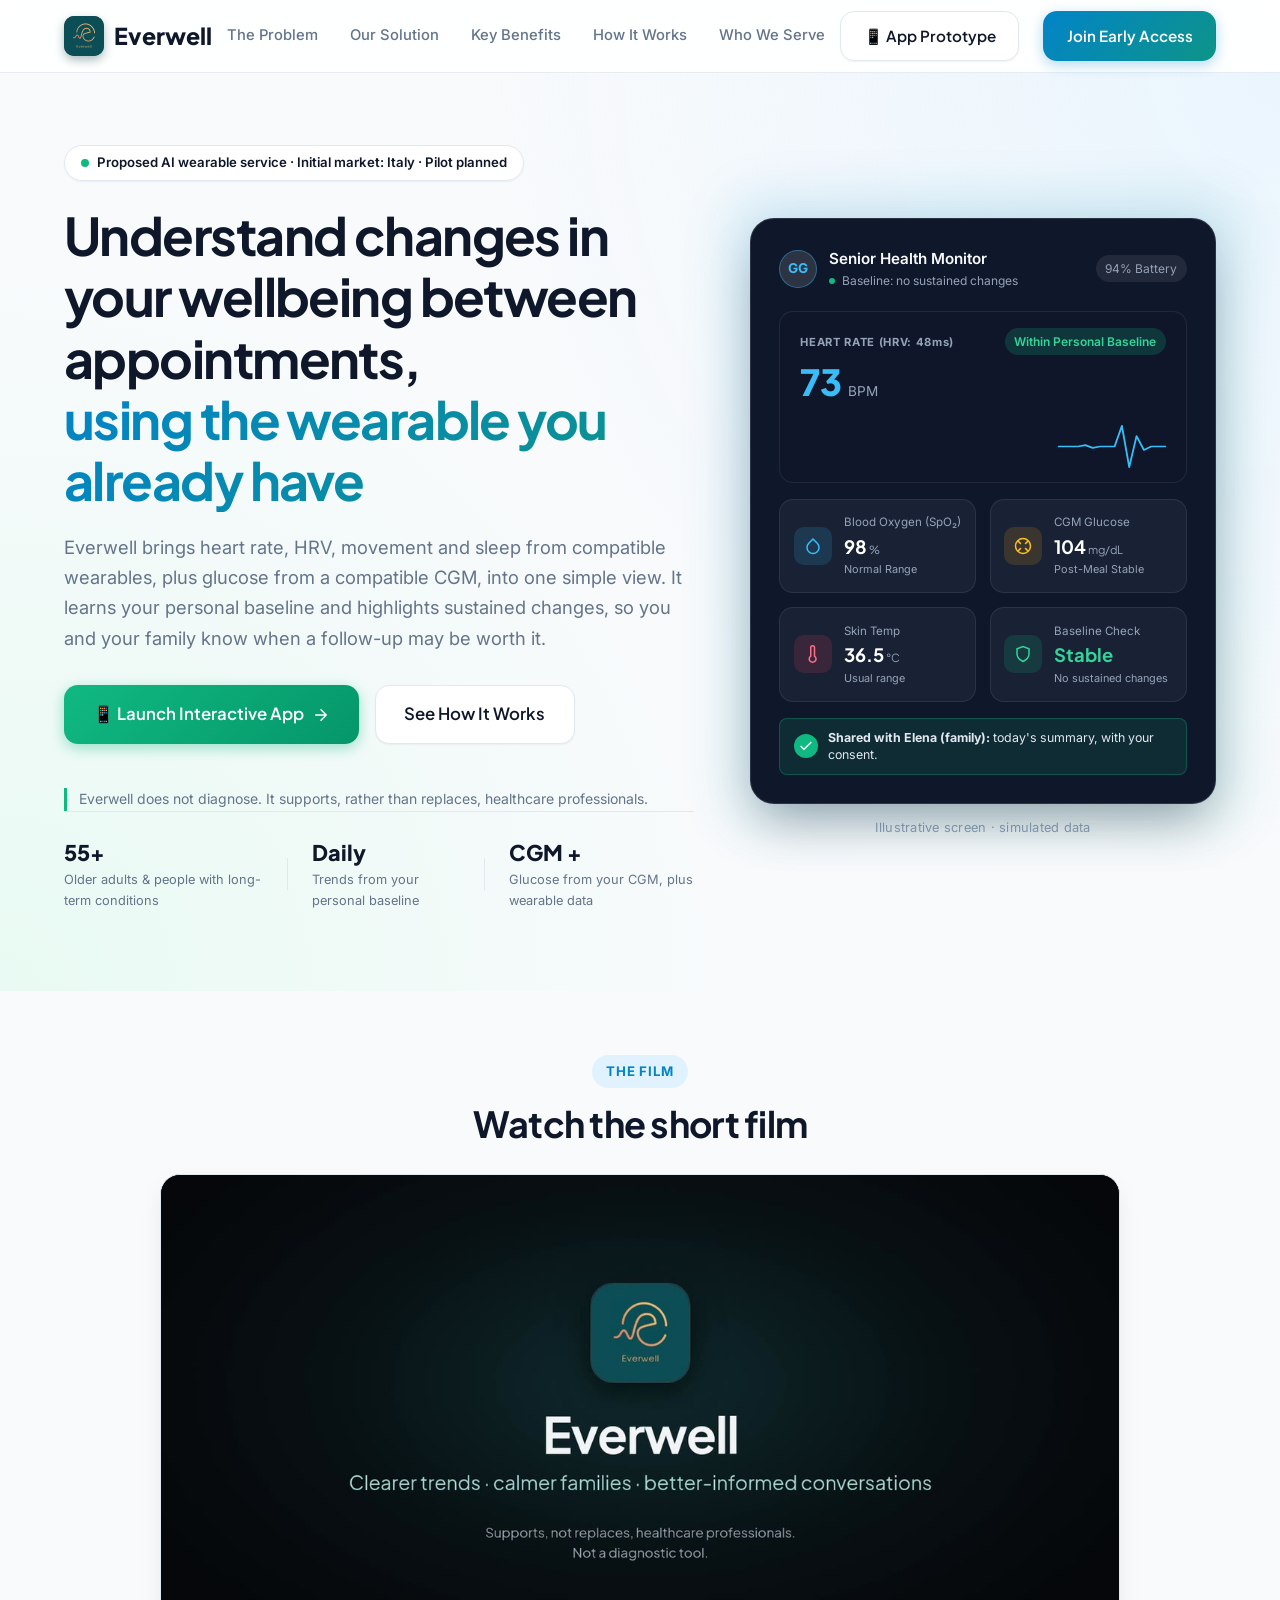
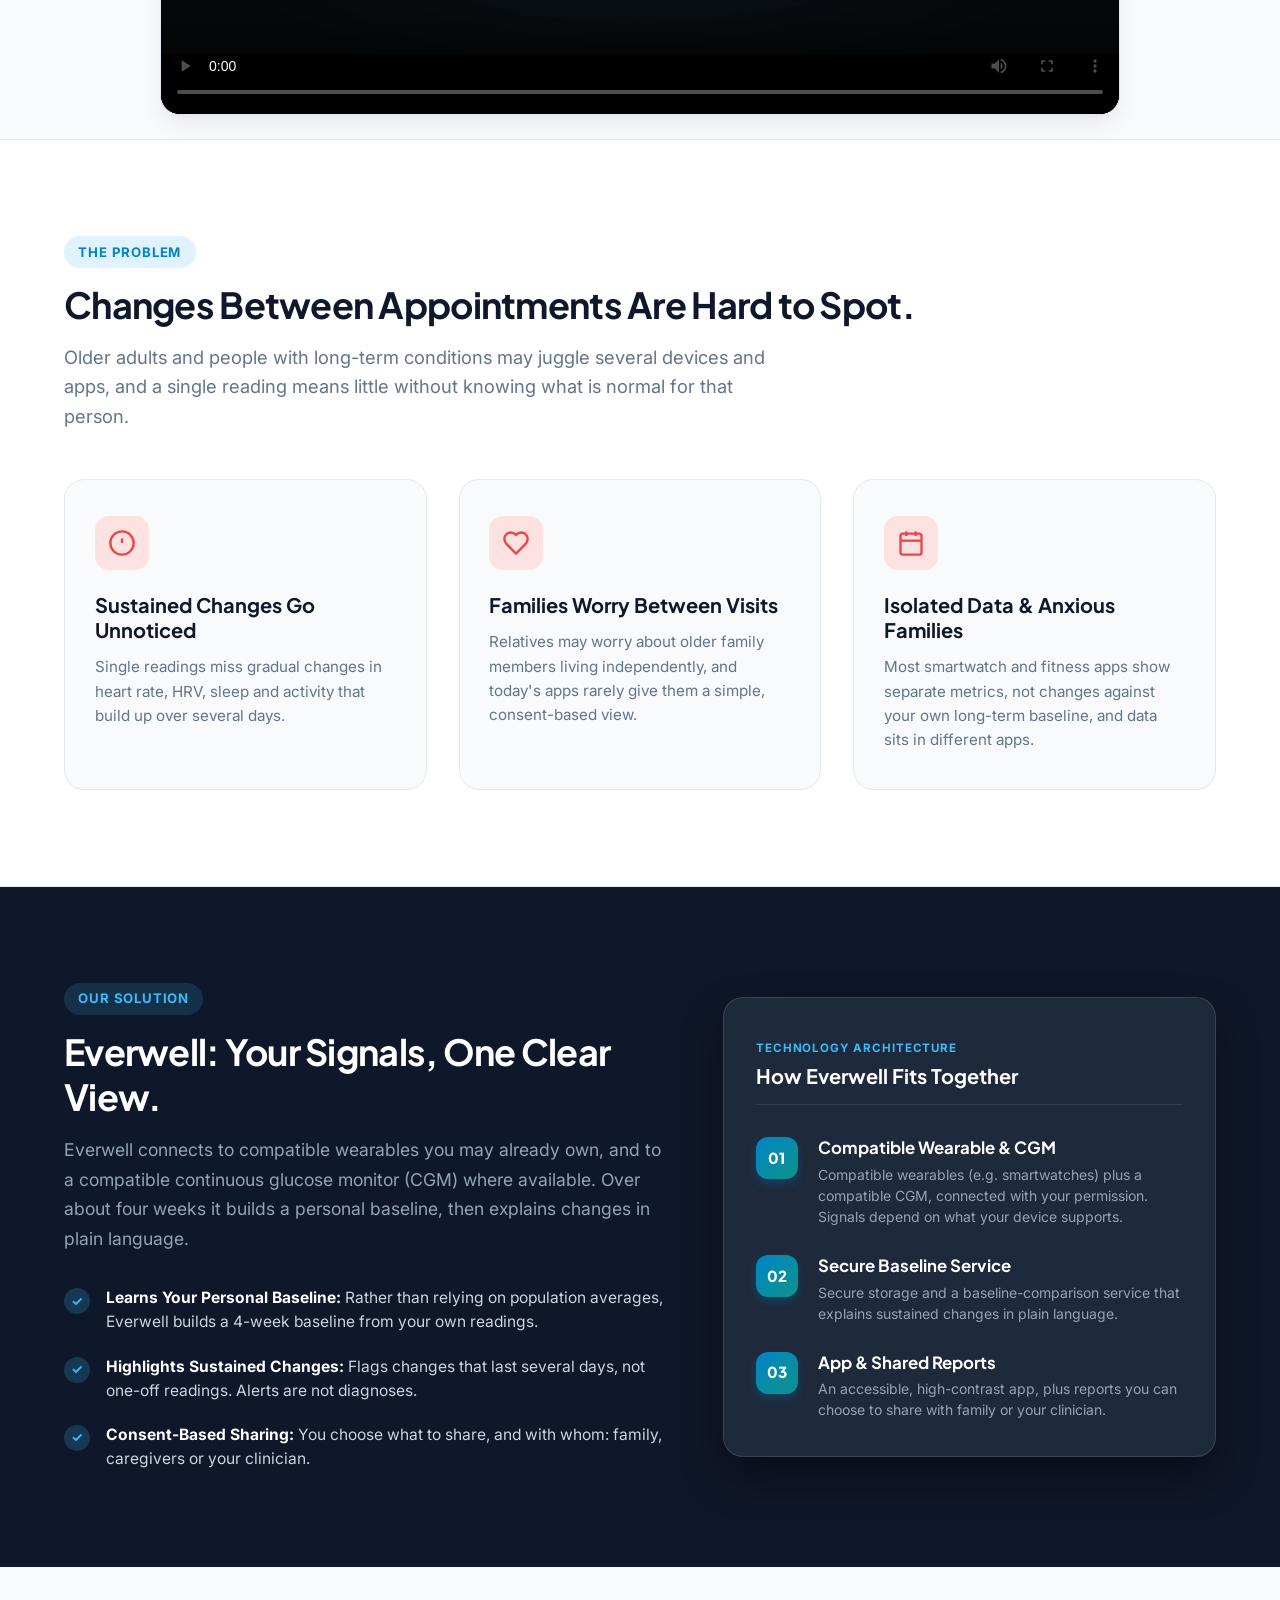
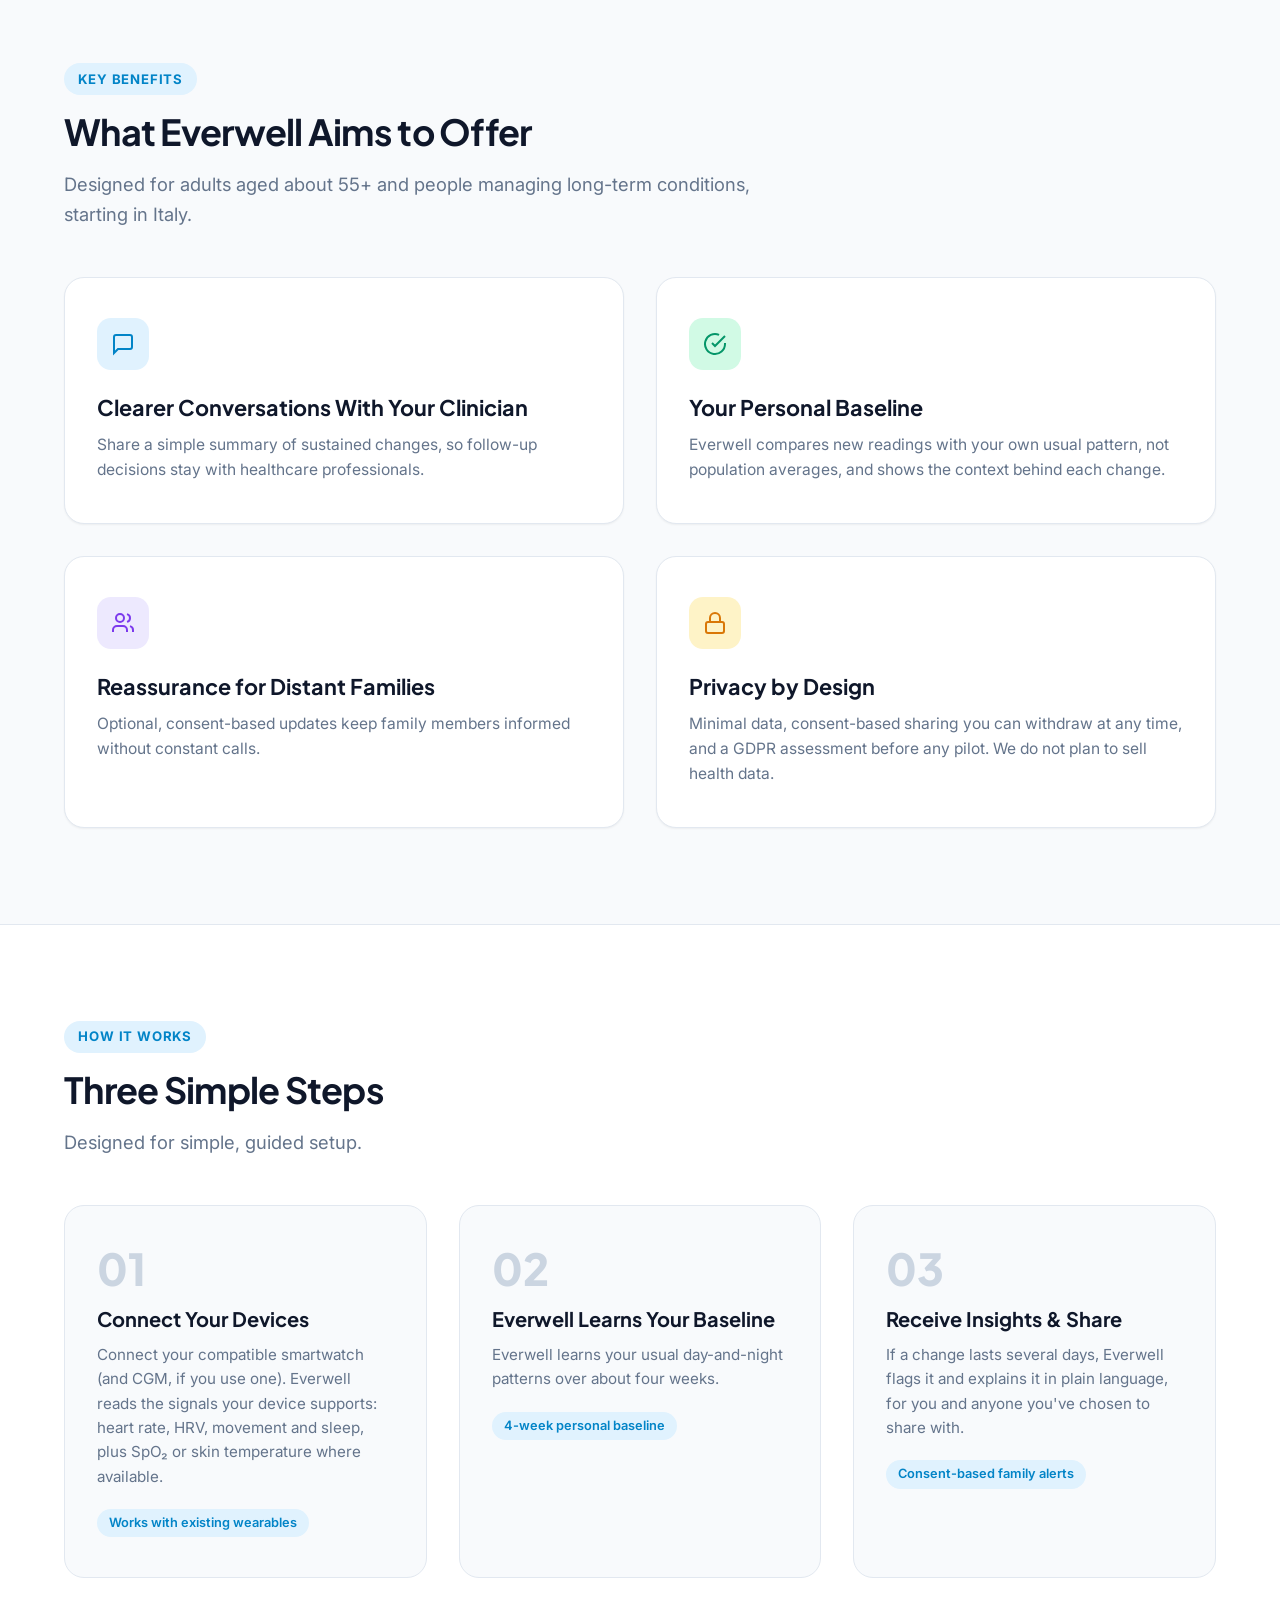
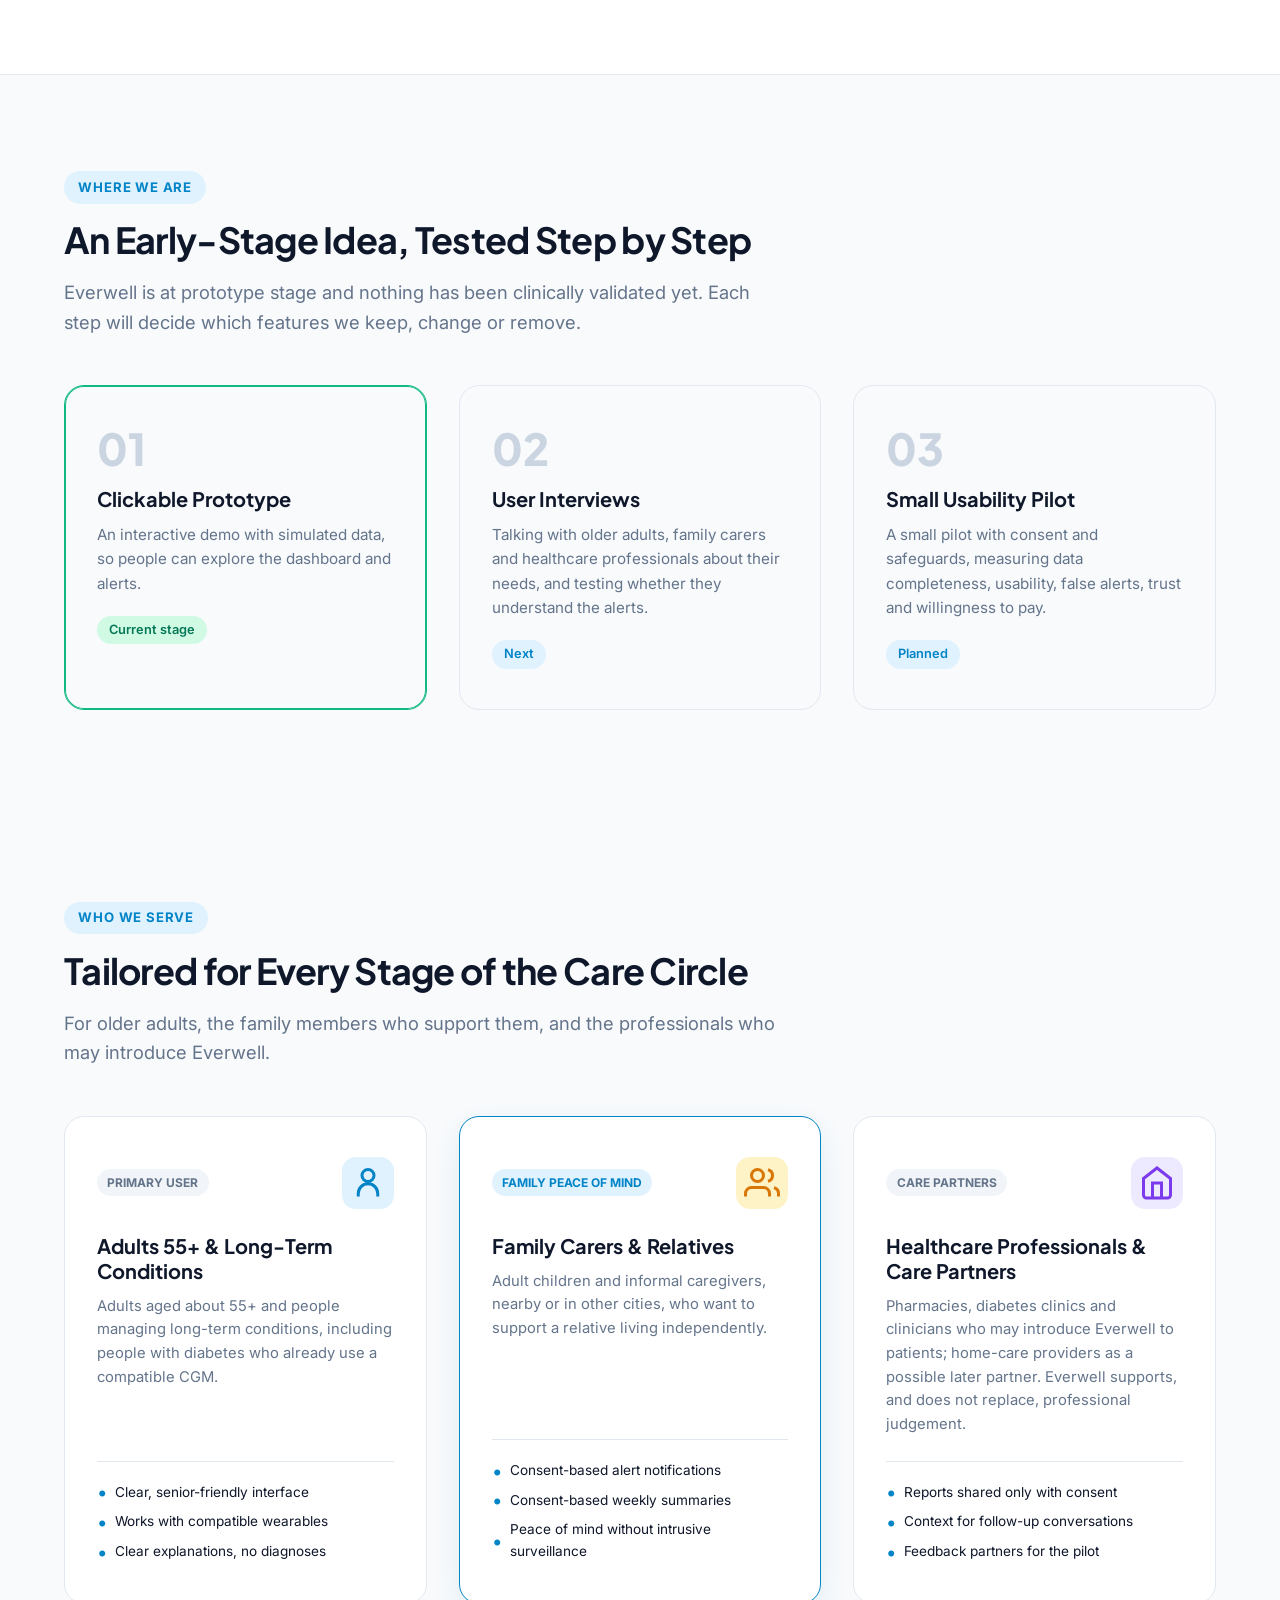
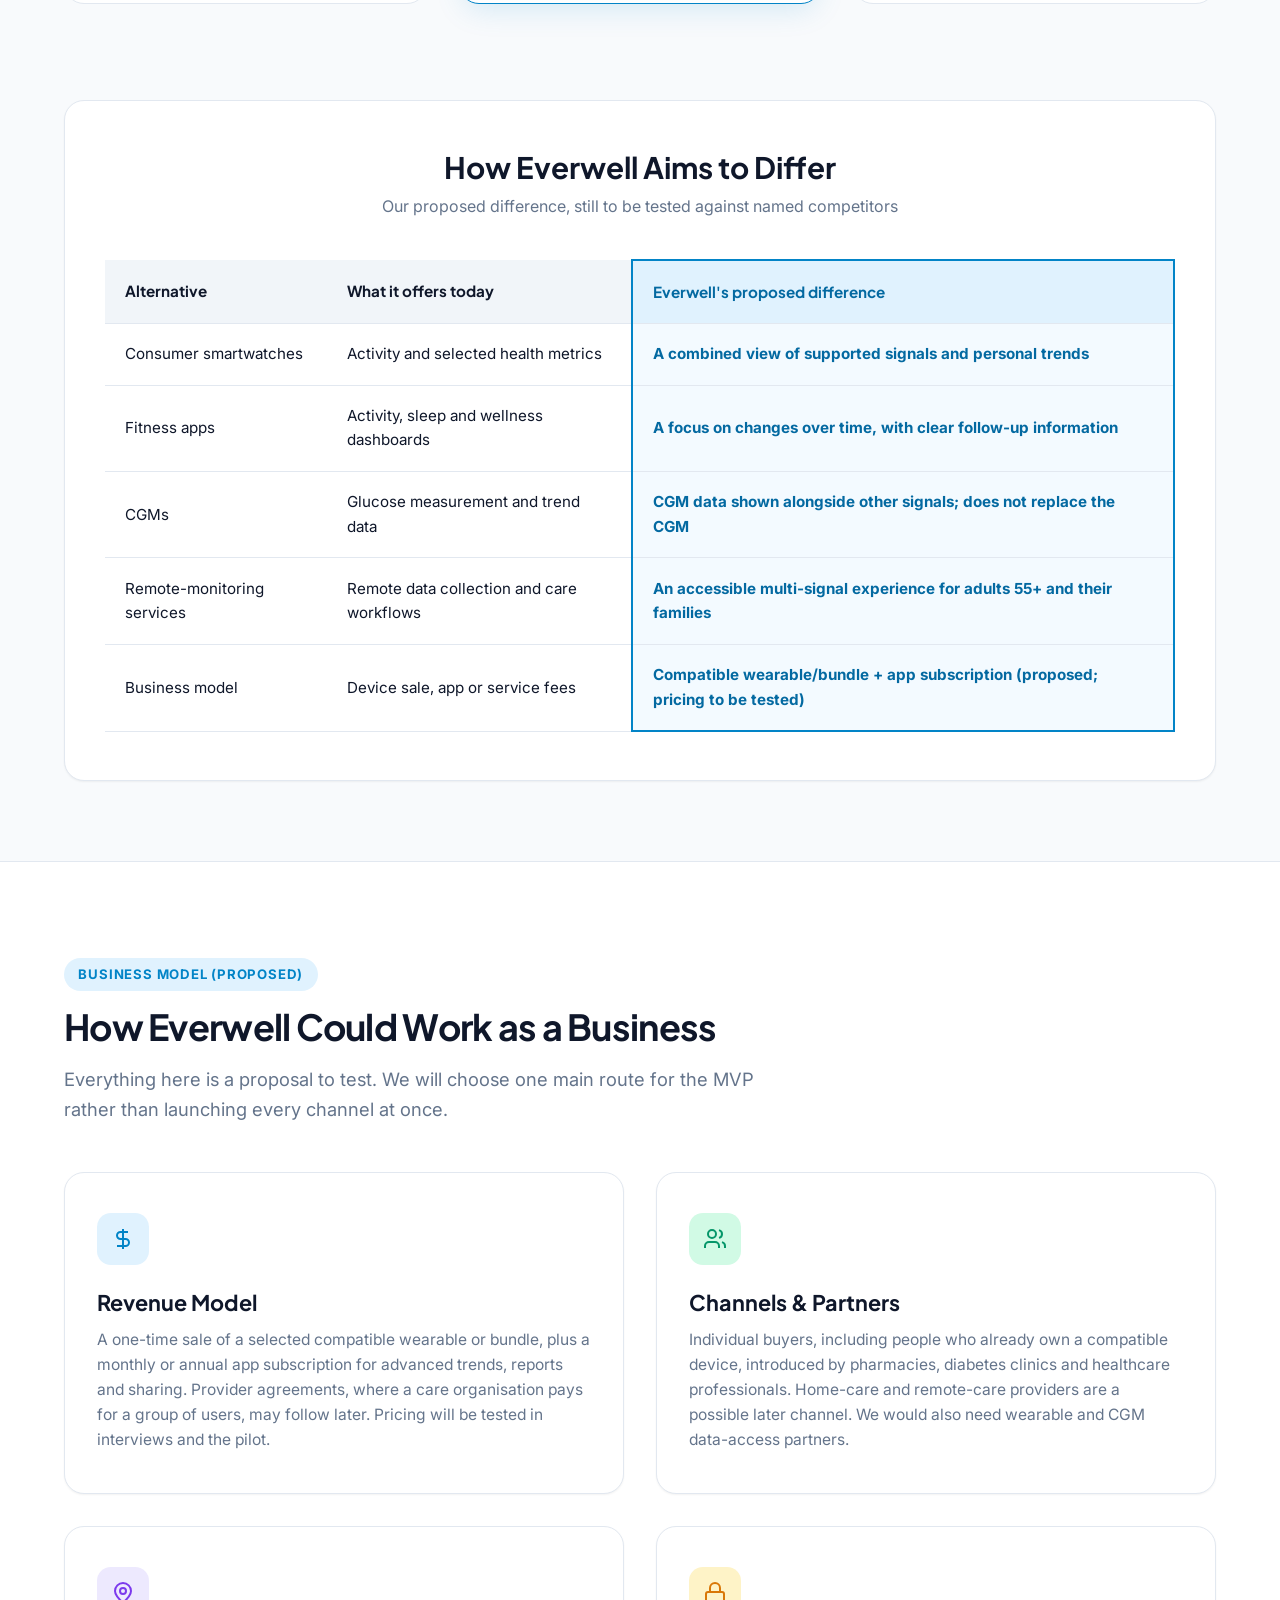
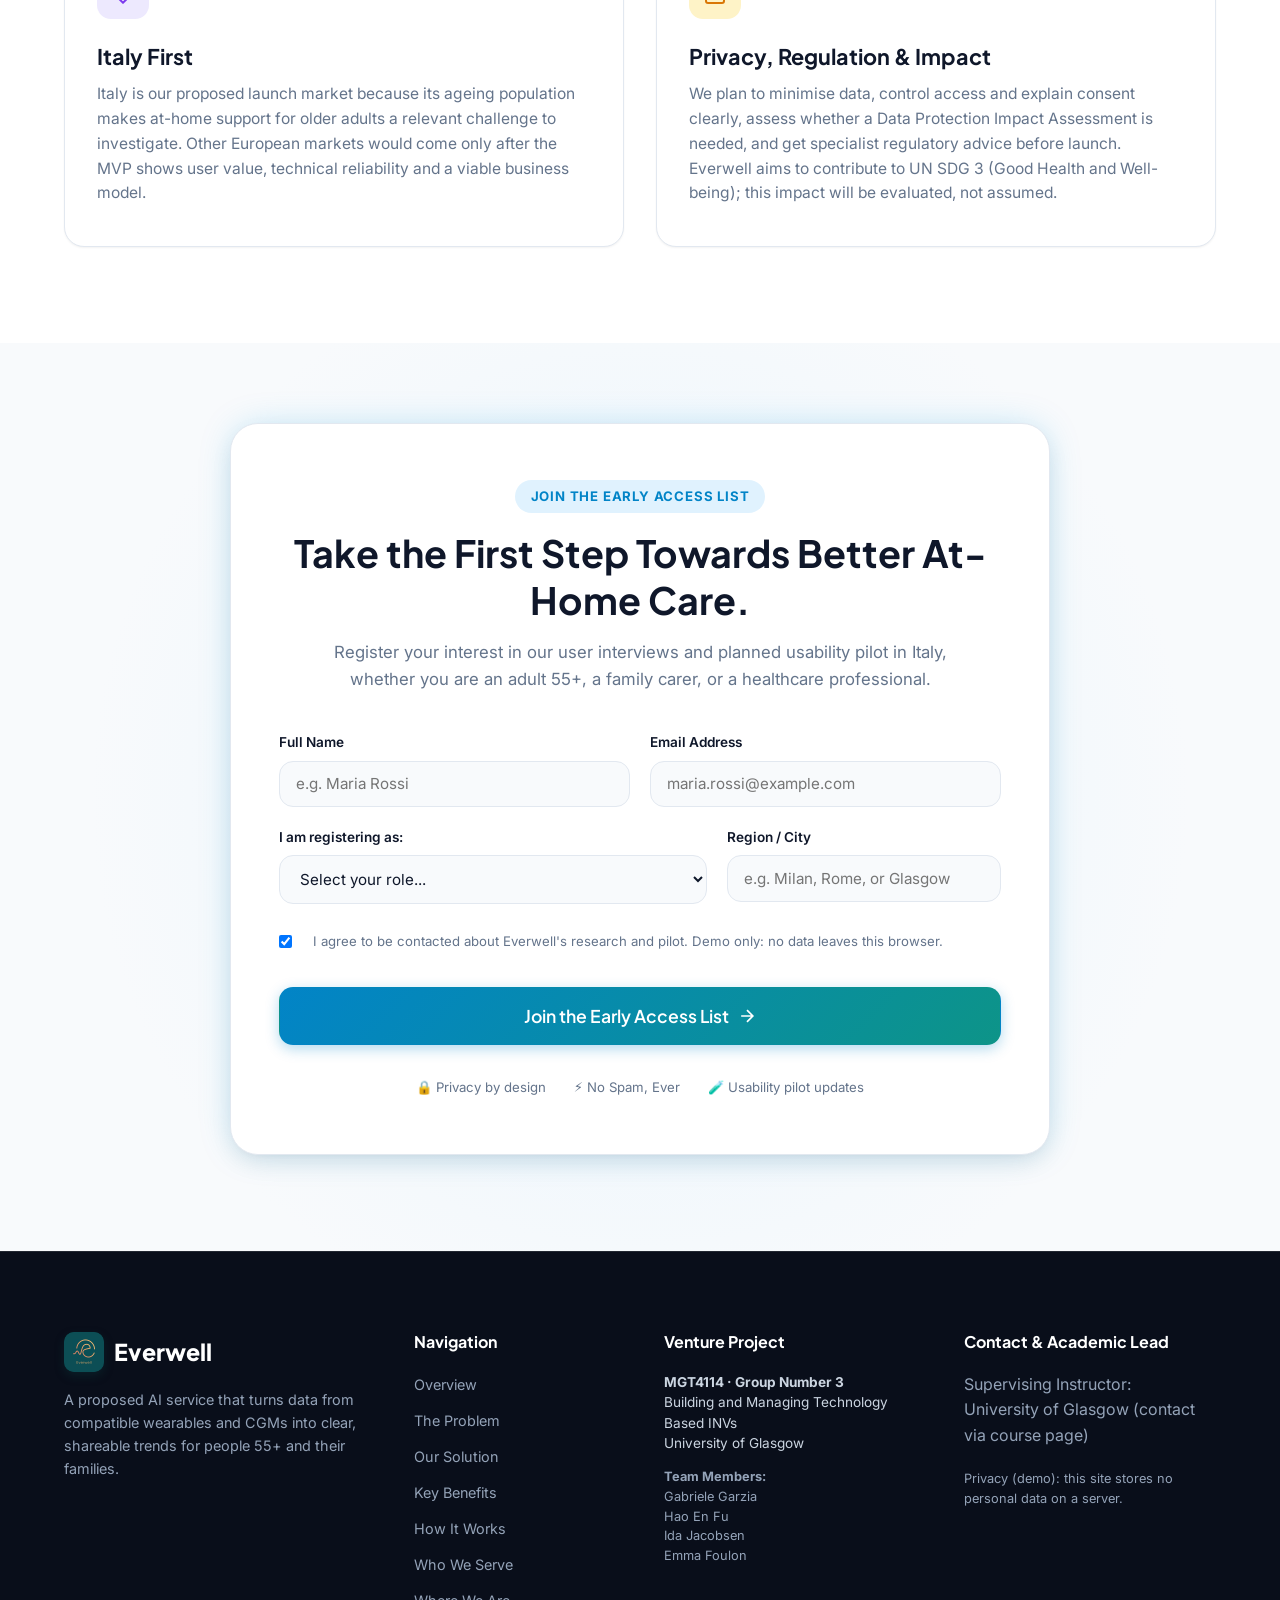
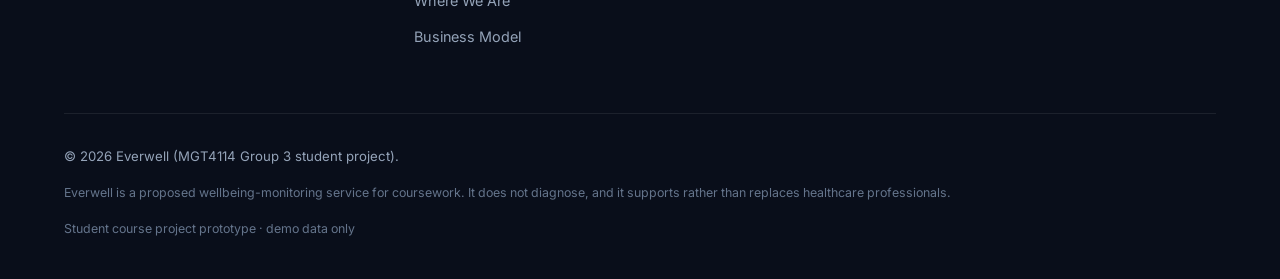
<file: index.html>
<!DOCTYPE html>
<html lang="en">
<head>
  <meta charset="UTF-8">
  <meta name="viewport" content="width=device-width, initial-scale=1.0">
  <title>Everwell | AI wellbeing trends from the wearable you already have</title>
  <meta name="description" content="Everwell monitors glucose, heart rate, oxygen and temperature to support disease management at home and reduce unnecessary clinic visits for older adults.">
  <link rel="preconnect" href="https://fonts.googleapis.com">
  <link rel="preconnect" href="https://fonts.gstatic.com" crossorigin>
  <link href="https://fonts.googleapis.com/css2?family=Plus+Jakarta+Sans:wght@400;500;600;700;800&family=Inter:wght@300;400;500;600&display=swap" rel="stylesheet">
  <link rel="stylesheet" href="styles.css">
  <link rel="icon" type="image/png" sizes="32x32" href="assets/favicon-32.png">
  <link rel="icon" href="favicon.ico" sizes="48x48">
  <link rel="apple-touch-icon" href="assets/apple-touch-icon.png">
</head>
<body>

  <!-- Navigation Bar -->
  <header class="site-header" id="header">
    <div class="container nav-container">
      <a href="#hero" class="brand-logo">
        <div class="logo-icon">
          <img src="assets/everwell_logo_160.png" alt="" width="40" height="40">
        </div>
        <span class="logo-text">Everwell</span>
      </a>

      <nav class="nav-links" id="navMenu">
        <a href="#problem">The Problem</a>
        <a href="#solution">Our Solution</a>
        <a href="#benefits">Key Benefits</a>
        <a href="#how-it-works">How It Works</a>
        <a href="#who-we-serve">Who We Serve</a>
      </nav>

      <div class="nav-actions">
        <a href="app.html" target="_blank" class="btn btn-secondary nav-cta" style="margin-right: 8px;">📱 App Prototype</a>
        <a href="#cta" class="btn btn-primary nav-cta">Join Early Access</a>
        <button class="mobile-toggle" id="menuToggle" aria-label="Toggle navigation">
          <span></span><span></span><span></span>
        </button>
      </div>
    </div>
  </header>

  <main>
    <!-- 2. Hero Section -->
    <section class="hero-section" id="hero">
      <div class="container hero-container">
        <div class="hero-content">
          <div class="badge-pill">
            <span class="pulse-dot"></span>
            <span>Proposed AI wearable service · Initial market: Italy · Pilot planned</span>
          </div>
          <h1 class="hero-title">
            Understand changes in your wellbeing between appointments, <span class="gradient-text">using the wearable you already have</span>
          </h1>
          <p class="hero-subtitle">
            Everwell brings heart rate, HRV, movement and sleep from compatible wearables, plus glucose from a compatible CGM, into one simple view. It learns your personal baseline and highlights sustained changes, so you and your family know when a follow-up may be worth it.
          </p>
          <div class="hero-cta-group">
            <a href="app.html" target="_blank" class="btn btn-primary btn-lg" style="background: linear-gradient(135deg, #10b981 0%, #059669 100%); border: none; box-shadow: 0 4px 14px rgba(16, 185, 129, 0.4);">
              <span>📱 Launch Interactive App</span>
              <svg width="18" height="18" viewBox="0 0 24 24" fill="none" stroke="currentColor" stroke-width="2" stroke-linecap="round" stroke-linejoin="round"><path d="M5 12h14M12 5l7 7-7 7"/></svg>
            </a>
            <a href="#how-it-works" class="btn btn-secondary btn-lg">
              <span>See How It Works</span>
            </a>
          </div>
          <p class="hero-note">Everwell does not diagnose. It supports, rather than replaces, healthcare professionals.</p>
          
          <div class="hero-trust-metrics">
            <div class="metric-item">
              <span class="metric-num">55+</span>
              <span class="metric-desc">Older adults &amp; people with long-term conditions</span>
            </div>
            <div class="metric-divider"></div>
            <div class="metric-item">
              <span class="metric-num">Daily</span>
              <span class="metric-desc">Trends from your personal baseline</span>
            </div>
            <div class="metric-divider"></div>
            <div class="metric-item">
              <span class="metric-num">CGM +</span>
              <span class="metric-desc">Glucose from your CGM, plus wearable data</span>
            </div>
          </div>
        </div>

        <div class="hero-visual">
          <div class="device-card-wrapper">
            <div class="card-glow"></div>
            <div class="vital-monitor-mockup">
              <div class="mockup-header">
                <div class="patient-info">
                  <div class="avatar-ring">
                    <span class="avatar-text">GG</span>
                  </div>
                  <div>
                    <div class="patient-name">Senior Health Monitor</div>
                    <div class="patient-status">
                      <span class="status-indicator live"></span>
                      <span>Baseline: no sustained changes</span>
                    </div>
                  </div>
                </div>
                <div class="battery-badge">94% Battery</div>
              </div>

              <!-- Main ECG / Heart Wave -->
              <div class="ecg-monitor">
                <div class="ecg-metric-row">
                  <div class="ecg-value-group">
                    <span class="ecg-label">HEART RATE (HRV: 48ms)</span>
                    <div class="ecg-number-wrap">
                      <span class="ecg-number" id="liveHeartRate">72</span>
                      <span class="ecg-unit">BPM</span>
                    </div>
                  </div>
                  <span class="trend-tag good">Within Personal Baseline</span>
                </div>
                <div class="ecg-wave-container">
                  <svg class="ecg-svg" viewBox="0 0 500 80" preserveAspectRatio="none">
                    <path class="ecg-path" d="M0,40 L60,40 L70,38 L80,42 L90,40 L110,40 L120,10 L130,70 L140,25 L150,45 L160,40 L220,40 L230,38 L240,42 L250,40 L270,40 L280,10 L290,70 L300,25 L310,45 L320,40 L380,40 L390,38 L400,42 L410,40 L430,40 L440,10 L450,70 L460,25 L470,45 L480,40 L500,40" />
                  </svg>
                </div>
              </div>

              <!-- Metrics Grid -->
              <div class="vitals-grid">
                <div class="vital-box">
                  <div class="vital-icon oxygen">
                    <svg width="18" height="18" viewBox="0 0 24 24" fill="none" stroke="currentColor" stroke-width="2"><path d="M12 2.69l5.66 5.66a8 8 0 1 1-11.31 0z"/></svg>
                  </div>
                  <div class="vital-meta">
                    <span class="vital-title">Blood Oxygen (SpO₂)</span>
                    <span class="vital-reading">98<small>%</small></span>
                    <span class="vital-sub">Normal Range</span>
                  </div>
                </div>

                <div class="vital-box">
                  <div class="vital-icon glucose">
                    <svg width="18" height="18" viewBox="0 0 24 24" fill="none" stroke="currentColor" stroke-width="2"><circle cx="12" cy="12" r="10"/><path d="m4.93 4.93 4.24 4.24"/><path d="m14.83 9.17 4.24-4.24"/><path d="m14.83 14.83 4.24 4.24"/><path d="m9.17 14.83-4.24 4.24"/></svg>
                  </div>
                  <div class="vital-meta">
                    <span class="vital-title">CGM Glucose</span>
                    <span class="vital-reading">104<small>mg/dL</small></span>
                    <span class="vital-sub">Post-Meal Stable</span>
                  </div>
                </div>

                <div class="vital-box">
                  <div class="vital-icon temp">
                    <svg width="18" height="18" viewBox="0 0 24 24" fill="none" stroke="currentColor" stroke-width="2"><path d="M14 14.76V3.5a2.5 2.5 0 0 0-5 0v11.26a4.5 4.5 0 1 0 5 0z"/></svg>
                  </div>
                  <div class="vital-meta">
                    <span class="vital-title">Skin Temp</span>
                    <span class="vital-reading">36.5<small>°C</small></span>
                    <span class="vital-sub">Usual range</span>
                  </div>
                </div>

                <div class="vital-box">
                  <div class="vital-icon alert">
                    <svg width="18" height="18" viewBox="0 0 24 24" fill="none" stroke="currentColor" stroke-width="2"><path d="M12 22s8-4 8-10V5l-8-3-8 3v7c0 6 8 10 8 10z"/></svg>
                  </div>
                  <div class="vital-meta">
                    <span class="vital-title">Baseline Check</span>
                    <span class="vital-reading status-ok">Stable</span>
                    <span class="vital-sub">No sustained changes</span>
                  </div>
                </div>
              </div>

              <!-- Live Alert Notification Mockup -->
              <div class="mockup-alert-card">
                <div class="alert-icon-wrap">
                  <svg width="16" height="16" viewBox="0 0 24 24" fill="none" stroke="currentColor" stroke-width="2"><path d="M20 6L9 17l-5-5"/></svg>
                </div>
                <div class="alert-text">
                  <strong>Shared with Elena (family):</strong> today's summary, with your consent.
                </div>
              </div>

            </div>
          </div>
          <p class="mockup-caption">Illustrative screen · simulated data</p>
        </div>
      </div>
    </section>

    <!-- Film Section (added) -->
    <section class="film-section" id="film" style="padding: 64px 0 24px;">
      <div class="container" style="text-align: center;">
        <div class="section-badge">The Film</div>
        <h2 class="section-title">Watch the short film</h2>
        <div style="max-width: 960px; margin: 28px auto 0; border-radius: var(--radius-lg); overflow: hidden; box-shadow: var(--shadow-lg); border: 1px solid var(--border); background: #0f172a;">
          <video id="everwellFilm" controls playsinline preload="metadata" poster="assets/Everwell-ad-poster.jpg" style="display: block; width: 100%; height: auto; aspect-ratio: 16 / 9;">
            <source src="assets/Everwell-ad-28s.mp4" type="video/mp4">
            Your browser does not support embedded video. <a href="assets/Everwell-ad-28s.mp4">Download the film</a>.
          </video>
        </div>
      </div>
    </section>

    <!-- 3. The Problem Section -->
    <section class="problem-section" id="problem">
      <div class="container">
        <div class="section-badge">The Problem</div>
        <h2 class="section-title">
          Changes Between Appointments Are Hard to Spot.
        </h2>
        <p class="section-lead">
          Older adults and people with long-term conditions may juggle several devices and apps, and a single reading means little without knowing what is normal for that person.
        </p>

        <div class="problem-grid">
          <div class="problem-card">
            <div class="problem-icon">
              <svg width="28" height="28" viewBox="0 0 24 24" fill="none" stroke="currentColor" stroke-width="2"><circle cx="12" cy="12" r="10"/><line x1="12" y1="8" x2="12" y2="12"/><line x1="12" y1="16" x2="12.01" y2="16"/></svg>
            </div>
            <h3>Sustained Changes Go Unnoticed</h3>
            <p>Single readings miss gradual changes in heart rate, HRV, sleep and activity that build up over several days.</p>
          </div>

          <div class="problem-card">
            <div class="problem-icon">
              <svg width="28" height="28" viewBox="0 0 24 24" fill="none" stroke="currentColor" stroke-width="2"><path d="M19 14c1.49-1.46 3-3.21 3-5.5A5.5 5.5 0 0 0 16.5 3c-1.76 0-3 .5-4.5 2-1.5-1.5-2.74-2-4.5-2A5.5 5.5 0 0 0 2 8.5c0 2.3 1.5 4.05 3 5.5l7 7Z"/></svg>
            </div>
            <h3>Families Worry Between Visits</h3>
            <p>Relatives may worry about older family members living independently, and today's apps rarely give them a simple, consent-based view.</p>
          </div>

          <div class="problem-card">
            <div class="problem-icon">
              <svg width="28" height="28" viewBox="0 0 24 24" fill="none" stroke="currentColor" stroke-width="2"><rect width="18" height="18" x="3" y="4" rx="2" ry="2"/><line x1="16" y1="2" x2="16" y2="6"/><line x1="8" y1="2" x2="8" y2="6"/><line x1="3" y1="10" x2="21" y2="10"/></svg>
            </div>
            <h3>Isolated Data & Anxious Families</h3>
            <p>Most smartwatch and fitness apps show separate metrics, not changes against your own long-term baseline, and data sits in different apps.</p>
          </div>
        </div>
      </div>
    </section>

    <!-- 4. Our Solution Section -->
    <section class="solution-section" id="solution">
      <div class="container">
        <div class="solution-banner">
          <div class="solution-text">
            <div class="section-badge light">Our Solution</div>
            <h2 class="section-title">
              Everwell: Your Signals, One Clear View.
            </h2>
            <p class="solution-desc">
              Everwell connects to compatible wearables you may already own, and to a compatible continuous glucose monitor (CGM) where available. Over about four weeks it builds a personal baseline, then explains changes in plain language.
            </p>
            <ul class="solution-points">
              <li>
                <div class="check-icon">✓</div>
                <div>
                  <strong>Learns Your Personal Baseline:</strong> Rather than relying on population averages, Everwell builds a 4-week baseline from your own readings.
                </div>
              </li>
              <li>
                <div class="check-icon">✓</div>
                <div>
                  <strong>Highlights Sustained Changes:</strong> Flags changes that last several days, not one-off readings. Alerts are not diagnoses.
                </div>
              </li>
              <li>
                <div class="check-icon">✓</div>
                <div>
                  <strong>Consent-Based Sharing:</strong> You choose what to share, and with whom: family, caregivers or your clinician.
                </div>
              </li>
            </ul>
          </div>
          <div class="solution-infographic">
            <div class="tech-stack-card">
              <div class="tech-header">
                <span class="tech-tag">TECHNOLOGY ARCHITECTURE</span>
                <h4>How Everwell Fits Together</h4>
              </div>
              <div class="tech-steps">
                <div class="tech-node">
                  <div class="tech-node-icon">01</div>
                  <div class="tech-node-content">
                    <h5>Compatible Wearable & CGM</h5>
                    <p>Compatible wearables (e.g. smartwatches) plus a compatible CGM, connected with your permission. Signals depend on what your device supports.</p>
                  </div>
                </div>
                <div class="tech-node">
                  <div class="tech-node-icon">02</div>
                  <div class="tech-node-content">
                    <h5>Secure Baseline Service</h5>
                    <p>Secure storage and a baseline-comparison service that explains sustained changes in plain language.</p>
                  </div>
                </div>
                <div class="tech-node">
                  <div class="tech-node-icon">03</div>
                  <div class="tech-node-content">
                    <h5>App & Shared Reports</h5>
                    <p>An accessible, high-contrast app, plus reports you can choose to share with family or your clinician.</p>
                  </div>
                </div>
              </div>
            </div>
          </div>
        </div>
      </div>
    </section>

    <!-- 5. Key Benefits Section -->
    <section class="benefits-section" id="benefits">
      <div class="container">
        <div class="section-badge">Key Benefits</div>
        <h2 class="section-title">
          What Everwell Aims to Offer
        </h2>
        <p class="section-lead">
          Designed for adults aged about 55+ and people managing long-term conditions, starting in Italy.
        </p>

        <div class="benefits-grid">
          <div class="benefit-card">
            <div class="benefit-header-icon bg-blue">
              <svg width="24" height="24" viewBox="0 0 24 24" fill="none" stroke="currentColor" stroke-width="2"><path d="M21 15a2 2 0 0 1-2 2H7l-4 4V5a2 2 0 0 1 2-2h14a2 2 0 0 1 2 2z"/></svg>
            </div>
            <h3>Clearer Conversations With Your Clinician</h3>
            <p>Share a simple summary of sustained changes, so follow-up decisions stay with healthcare professionals.</p>
          </div>

          <div class="benefit-card">
            <div class="benefit-header-icon bg-emerald">
              <svg width="24" height="24" viewBox="0 0 24 24" fill="none" stroke="currentColor" stroke-width="2"><path d="M22 11.08V12a10 10 0 1 1-5.93-9.14"/><polyline points="22 4 12 14.01 9 11.01"/></svg>
            </div>
            <h3>Your Personal Baseline</h3>
            <p>Everwell compares new readings with your own usual pattern, not population averages, and shows the context behind each change.</p>
          </div>

          <div class="benefit-card">
            <div class="benefit-header-icon bg-purple">
              <svg width="24" height="24" viewBox="0 0 24 24" fill="none" stroke="currentColor" stroke-width="2"><path d="M16 21v-2a4 4 0 0 0-4-4H6a4 4 0 0 0-4 4v2"/><circle cx="9" cy="7" r="4"/><path d="M22 21v-2a4 4 0 0 0-3-3.87"/><path d="M16 3.13a4 4 0 0 1 0 7.75"/></svg>
            </div>
            <h3>Reassurance for Distant Families</h3>
            <p>Optional, consent-based updates keep family members informed without constant calls.</p>
          </div>

          <div class="benefit-card">
            <div class="benefit-header-icon bg-amber">
              <svg width="24" height="24" viewBox="0 0 24 24" fill="none" stroke="currentColor" stroke-width="2"><rect x="3" y="11" width="18" height="11" rx="2" ry="2"/><path d="M7 11V7a5 5 0 0 1 10 0v4"/></svg>
            </div>
            <h3>Privacy by Design</h3>
            <p>Minimal data, consent-based sharing you can withdraw at any time, and a GDPR assessment before any pilot. We do not plan to sell health data.</p>
          </div>
        </div>
      </div>
    </section>

    <!-- 6. How It Works Section -->
    <section class="how-it-works-section" id="how-it-works">
      <div class="container">
        <div class="section-badge">How It Works</div>
        <h2 class="section-title">
          Three Simple Steps
        </h2>
        <p class="section-lead">
          Designed for simple, guided setup.
        </p>

        <div class="steps-row">
          <div class="step-card">
            <div class="step-badge">01</div>
            <div class="step-content">
              <h3>Connect Your Devices</h3>
              <p>Connect your compatible smartwatch (and CGM, if you use one). Everwell reads the signals your device supports: heart rate, HRV, movement and sleep, plus SpO₂ or skin temperature where available.</p>
              <div class="step-highlight">Works with existing wearables</div>
            </div>
          </div>

          <div class="step-card">
            <div class="step-badge">02</div>
            <div class="step-content">
              <h3>Everwell Learns Your Baseline</h3>
              <p>Everwell learns your usual day-and-night patterns over about four weeks.</p>
              <div class="step-highlight">4-week personal baseline</div>
            </div>
          </div>

          <div class="step-card">
            <div class="step-badge">03</div>
            <div class="step-content">
              <h3>Receive Insights & Share</h3>
              <p>If a change lasts several days, Everwell flags it and explains it in plain language, for you and anyone you've chosen to share with.</p>
              <div class="step-highlight">Consent-based family alerts</div>
            </div>
          </div>
        </div>
      </div>
    </section>

    <!-- Where We Are (validation status) -->
    <section class="status-section" id="where-we-are">
      <div class="container">
        <div class="section-badge">Where We Are</div>
        <h2 class="section-title">An Early-Stage Idea, Tested Step by Step</h2>
        <p class="section-lead">
          Everwell is at prototype stage and nothing has been clinically validated yet. Each step will decide which features we keep, change or remove.
        </p>
        <div class="steps-row">
          <div class="step-card status-now">
            <div class="step-badge">01</div>
            <div class="step-content">
              <h3>Clickable Prototype</h3>
              <p>An interactive demo with simulated data, so people can explore the dashboard and alerts.</p>
              <div class="step-highlight">Current stage</div>
            </div>
          </div>
          <div class="step-card">
            <div class="step-badge">02</div>
            <div class="step-content">
              <h3>User Interviews</h3>
              <p>Talking with older adults, family carers and healthcare professionals about their needs, and testing whether they understand the alerts.</p>
              <div class="step-highlight">Next</div>
            </div>
          </div>
          <div class="step-card">
            <div class="step-badge">03</div>
            <div class="step-content">
              <h3>Small Usability Pilot</h3>
              <p>A small pilot with consent and safeguards, measuring data completeness, usability, false alerts, trust and willingness to pay.</p>
              <div class="step-highlight">Planned</div>
            </div>
          </div>
        </div>
      </div>
    </section>

    <!-- 7. Who We Serve Section -->
    <section class="who-we-serve-section" id="who-we-serve">
      <div class="container">
        <div class="section-badge">Who We Serve</div>
        <h2 class="section-title">Tailored for Every Stage of the Care Circle</h2>
        <p class="section-lead">
          For older adults, the family members who support them, and the professionals who may introduce Everwell.
        </p>

        <div class="audience-grid">
          <div class="audience-card">
            <div class="audience-img-wrapper">
              <div class="audience-tag">Primary User</div>
              <div class="audience-avatar senior-icon">
                <svg width="36" height="36" viewBox="0 0 24 24" fill="none" stroke="currentColor" stroke-width="2"><circle cx="12" cy="7" r="4"/><path d="M5.5 21v-2a6.5 6.5 0 0 1 13 0v2"/></svg>
              </div>
            </div>
            <h3>Adults 55+ &amp; Long-Term Conditions</h3>
            <p>Adults aged about 55+ and people managing long-term conditions, including people with diabetes who already use a compatible CGM.</p>
            <ul class="audience-list">
              <li>Clear, senior-friendly interface</li>
              <li>Works with compatible wearables</li>
              <li>Clear explanations, no diagnoses</li>
            </ul>
          </div>

          <div class="audience-card featured">
            <div class="audience-img-wrapper">
              <div class="audience-tag featured-tag">Family Peace of Mind</div>
              <div class="audience-avatar family-icon">
                <svg width="36" height="36" viewBox="0 0 24 24" fill="none" stroke="currentColor" stroke-width="2"><path d="M17 21v-2a4 4 0 0 0-4-4H5a4 4 0 0 0-4 4v2"/><circle cx="9" cy="7" r="4"/><path d="M23 21v-2a4 4 0 0 0-3-3.87"/><path d="M16 3.13a4 4 0 0 1 0 7.75"/></svg>
              </div>
            </div>
            <h3>Family Carers & Relatives</h3>
            <p>Adult children and informal caregivers, nearby or in other cities, who want to support a relative living independently.</p>
            <ul class="audience-list">
              <li>Consent-based alert notifications</li>
              <li>Consent-based weekly summaries</li>
              <li>Peace of mind without intrusive surveillance</li>
            </ul>
          </div>

          <div class="audience-card">
            <div class="audience-img-wrapper">
              <div class="audience-tag">Care Partners</div>
              <div class="audience-avatar clinic-icon">
                <svg width="36" height="36" viewBox="0 0 24 24" fill="none" stroke="currentColor" stroke-width="2"><path d="M3 9l9-7 9 7v11a2 2 0 0 1-2 2H5a2 2 0 0 1-2-2z"/><polyline points="9 22 9 12 15 12 15 22"/></svg>
              </div>
            </div>
            <h3>Healthcare Professionals &amp; Care Partners</h3>
            <p>Pharmacies, diabetes clinics and clinicians who may introduce Everwell to patients; home-care providers as a possible later partner. Everwell supports, and does not replace, professional judgement.</p>
            <ul class="audience-list">
              <li>Reports shared only with consent</li>
              <li>Context for follow-up conversations</li>
              <li>Feedback partners for the pilot</li>
            </ul>
          </div>
        </div>
      </div>
    </section>

    <!-- Interactive ROI / Feature Comparison Mini Section -->
    <section class="differentiation-section">
      <div class="container">
        <div class="diff-card">
          <div class="diff-header">
            <h3>How Everwell Aims to Differ</h3>
            <p>Our proposed difference, still to be tested against named competitors</p>
          </div>
          <div class="table-responsive">
            <table class="comparison-table">
              <thead>
                <tr>
                  <th>Alternative</th>
                  <th>What it offers today</th>
                  <th class="highlight-col">Everwell's proposed difference</th>
                </tr>
              </thead>
              <tbody>
                <tr>
                  <td>Consumer smartwatches</td>
                  <td>Activity and selected health metrics</td>
                  <td class="highlight-col"><strong>A combined view of supported signals and personal trends</strong></td>
                </tr>
                <tr>
                  <td>Fitness apps</td>
                  <td>Activity, sleep and wellness dashboards</td>
                  <td class="highlight-col"><strong>A focus on changes over time, with clear follow-up information</strong></td>
                </tr>
                <tr>
                  <td>CGMs</td>
                  <td>Glucose measurement and trend data</td>
                  <td class="highlight-col"><strong>CGM data shown alongside other signals; does not replace the CGM</strong></td>
                </tr>
                <tr>
                  <td>Remote-monitoring services</td>
                  <td>Remote data collection and care workflows</td>
                  <td class="highlight-col"><strong>An accessible multi-signal experience for adults 55+ and their families</strong></td>
                </tr>
                <tr>
                  <td>Business model</td>
                  <td>Device sale, app or service fees</td>
                  <td class="highlight-col"><strong>Compatible wearable/bundle + app subscription (proposed; pricing to be tested)</strong></td>
                </tr>
              </tbody>
            </table>
          </div>
        </div>
      </div>
    </section>

    <!-- Business Model (proposed) -->
    <section class="benefits-section model-section" id="business-model">
      <div class="container">
        <div class="section-badge">Business Model (Proposed)</div>
        <h2 class="section-title">How Everwell Could Work as a Business</h2>
        <p class="section-lead">
          Everything here is a proposal to test. We will choose one main route for the MVP rather than launching every channel at once.
        </p>
        <div class="benefits-grid">
          <div class="benefit-card">
            <div class="benefit-header-icon bg-blue">
              <svg width="24" height="24" viewBox="0 0 24 24" fill="none" stroke="currentColor" stroke-width="2"><path d="M12 2v20M17 5H9.5a3.5 3.5 0 0 0 0 7h5a3.5 3.5 0 0 1 0 7H6"/></svg>
            </div>
            <h3>Revenue Model</h3>
            <p>A one-time sale of a selected compatible wearable or bundle, plus a monthly or annual app subscription for advanced trends, reports and sharing. Provider agreements, where a care organisation pays for a group of users, may follow later. Pricing will be tested in interviews and the pilot.</p>
          </div>
          <div class="benefit-card">
            <div class="benefit-header-icon bg-emerald">
              <svg width="24" height="24" viewBox="0 0 24 24" fill="none" stroke="currentColor" stroke-width="2"><path d="M16 21v-2a4 4 0 0 0-4-4H6a4 4 0 0 0-4 4v2"/><circle cx="9" cy="7" r="4"/><path d="M22 21v-2a4 4 0 0 0-3-3.87"/><path d="M16 3.13a4 4 0 0 1 0 7.75"/></svg>
            </div>
            <h3>Channels &amp; Partners</h3>
            <p>Individual buyers, including people who already own a compatible device, introduced by pharmacies, diabetes clinics and healthcare professionals. Home-care and remote-care providers are a possible later channel. We would also need wearable and CGM data-access partners.</p>
          </div>
          <div class="benefit-card">
            <div class="benefit-header-icon bg-purple">
              <svg width="24" height="24" viewBox="0 0 24 24" fill="none" stroke="currentColor" stroke-width="2"><circle cx="12" cy="10" r="3"/><path d="M12 21.7C17.3 17 20 13 20 10a8 8 0 1 0-16 0c0 3 2.7 7 8 11.7z"/></svg>
            </div>
            <h3>Italy First</h3>
            <p>Italy is our proposed launch market because its ageing population makes at-home support for older adults a relevant challenge to investigate. Other European markets would come only after the MVP shows user value, technical reliability and a viable business model.</p>
          </div>
          <div class="benefit-card">
            <div class="benefit-header-icon bg-amber">
              <svg width="24" height="24" viewBox="0 0 24 24" fill="none" stroke="currentColor" stroke-width="2"><rect x="3" y="11" width="18" height="11" rx="2" ry="2"/><path d="M7 11V7a5 5 0 0 1 10 0v4"/></svg>
            </div>
            <h3>Privacy, Regulation &amp; Impact</h3>
            <p>We plan to minimise data, control access and explain consent clearly, assess whether a Data Protection Impact Assessment is needed, and get specialist regulatory advice before launch. Everwell aims to contribute to UN SDG 3 (Good Health and Well-being); this impact will be evaluated, not assumed.</p>
          </div>
        </div>
      </div>
    </section>

    <!-- 8. Final Call to Action Section -->
    <section class="cta-section" id="cta">
      <div class="container">
        <div class="cta-card">
          <div class="cta-badge">Join The Early Access List</div>
          <h2 class="cta-title">
            Take the First Step Towards Better At-Home Care.
          </h2>
          <p class="cta-subtitle">
            Register your interest in our user interviews and planned usability pilot in Italy, whether you are an adult 55+, a family carer, or a healthcare professional.
          </p>

          <form class="early-access-form" id="earlyAccessForm">
            <div class="form-row">
              <div class="form-group">
                <label for="userName">Full Name</label>
                <input type="text" id="userName" placeholder="e.g. Maria Rossi" required>
              </div>
              <div class="form-group">
                <label for="userEmail">Email Address</label>
                <input type="email" id="userEmail" placeholder="maria.rossi@example.com" required>
              </div>
            </div>

            <div class="form-row">
              <div class="form-group">
                <label for="userRole">I am registering as:</label>
                <select id="userRole" required>
                  <option value="" disabled selected>Select your role...</option>
                  <option value="older_adult">Adult 55+ / Individual</option>
                  <option value="family_carer">Family Carer / Adult Child</option>
                  <option value="doctor_clinic">Pharmacy / Diabetes clinic / Healthcare professional</option>
                  <option value="telemedicine_partner">Home-care provider</option>
                  <option value="other">Other</option>
                </select>
              </div>
              <div class="form-group">
                <label for="userLocation">Region / City</label>
                <input type="text" id="userLocation" placeholder="e.g. Milan, Rome, or Glasgow">
              </div>
            </div>

            <div class="form-consent">
              <label class="checkbox-container">
                <input type="checkbox" id="consentCheck" required checked>
                <span class="checkmark"></span>
                <span>I agree to be contacted about Everwell's research and pilot. Demo only: no data leaves this browser.</span>
              </label>
            </div>

            <button type="submit" class="btn btn-primary btn-submit" id="submitBtn">
              <span>Join the Early Access List</span>
              <svg width="20" height="20" viewBox="0 0 24 24" fill="none" stroke="currentColor" stroke-width="2"><path d="M5 12h14M12 5l7 7-7 7"/></svg>
            </button>
          </form>

          <!-- Feedback Toast / Success Box -->
          <div class="submission-success" id="submissionSuccess" style="display: none;">
            <div class="success-icon">
              <svg width="32" height="32" viewBox="0 0 24 24" fill="none" stroke="currentColor" stroke-width="3"><polyline points="20 6 9 17 4 12"/></svg>
            </div>
            <h3>Benvenuto! You're on the Everwell Priority List.</h3>
            <p>Thank you for registering your interest. We'll let you know about user interviews and our small usability pilot in Italy.</p>
            <button class="btn btn-secondary btn-sm" id="resetFormBtn">Register another person</button>
          </div>

          <div class="cta-guarantees">
            <span>🔒 Privacy by design</span>
            <span>⚡ No Spam, Ever</span>
            <span>🧪 Usability pilot updates</span>
          </div>
        </div>
      </div>
    </section>
  </main>

  <!-- 9. Footer Section -->
  <footer class="site-footer">
    <div class="container footer-container">
      <div class="footer-top">
        <div class="footer-brand">
          <div class="brand-logo footer-logo">
            <div class="logo-icon">
              <img src="assets/everwell_logo_160.png" alt="" width="40" height="40">
            </div>
            <span class="logo-text">Everwell</span>
          </div>
          <p class="footer-desc">
            A proposed AI service that turns data from compatible wearables and CGMs into clear, shareable trends for people 55+ and their families.
          </p>
        </div>

        <div class="footer-nav-col">
          <h4>Navigation</h4>
          <ul>
            <li><a href="#hero">Overview</a></li>
            <li><a href="#problem">The Problem</a></li>
            <li><a href="#solution">Our Solution</a></li>
            <li><a href="#benefits">Key Benefits</a></li>
            <li><a href="#how-it-works">How It Works</a></li>
            <li><a href="#who-we-serve">Who We Serve</a></li>
            <li><a href="#where-we-are">Where We Are</a></li>
            <li><a href="#business-model">Business Model</a></li>
          </ul>
        </div>

        <div class="footer-nav-col">
          <h4>Venture Project</h4>
          <p class="academic-note">
            <strong>MGT4114 · Group Number 3</strong><br>
            Building and Managing Technology Based INVs<br>
            University of Glasgow
          </p>
          <div class="team-members">
            <strong>Team Members:</strong><br>
            Gabriele Garzia<br>
            Hao En Fu<br>
            Ida Jacobsen<br>
            Emma Foulon
          </div>
        </div>

        <div class="footer-nav-col">
          <h4>Contact & Academic Lead</h4>
          <p>Supervising Instructor:<br>
            University of Glasgow (contact via course page)
          </p>
          <div class="legal-links">
            Privacy (demo): this site stores no personal data on a server.
          </div>
        </div>
      </div>

      <div class="footer-bottom">
        <p>&copy; 2026 Everwell (MGT4114 Group 3 student project).</p>
        <p class="disclaimer-text">Everwell is a proposed wellbeing-monitoring service for coursework. It does not diagnose, and it supports rather than replaces healthcare professionals.</p>
        <p class="disclaimer-text">Student course project prototype · demo data only</p>
      </div>
    </div>
  </footer>

  <script src="app.js"></script>
</body>
</html>
</file>
<file: styles.css>
/* ==========================================================================
   EVERWELL - Modern Health-Tech Landing Page Stylesheet
   MGT4114 MVP Course Project
   ========================================================================== */

:root {
  --primary: #0284c7;
  --primary-hover: #0369a1;
  --primary-light: #e0f2fe;
  --primary-gradient: linear-gradient(135deg, #0284c7 0%, #0d9488 100%);
  --secondary: #0f172a;
  --secondary-light: #1e293b;
  
  --emerald: #10b981;
  --emerald-light: #d1fae5;
  --rose: #f43f5e;
  --amber: #f59e0b;
  --purple: #8b5cf6;
  --blue: #3b82f6;

  --bg-main: #f8fafc;
  --bg-card: #ffffff;
  --bg-subtle: #f1f5f9;
  
  --text-main: #0f172a;
  --text-muted: #64748b;
  --text-light: #94a3b8;
  --text-inverse: #ffffff;
  
  --border: #e2e8f0;
  --border-focus: #38bdf8;
  
  --radius-sm: 8px;
  --radius-md: 14px;
  --radius-lg: 20px;
  --radius-full: 9999px;
  
  --shadow-sm: 0 1px 2px 0 rgb(0 0 0 / 0.05);
  --shadow-md: 0 4px 6px -1px rgb(0 0 0 / 0.07), 0 2px 4px -2px rgb(0 0 0 / 0.05);
  --shadow-lg: 0 10px 25px -3px rgb(0 0 0 / 0.08), 0 4px 6px -4px rgb(0 0 0 / 0.04);
  --shadow-glow: 0 0 35px -5px rgba(14, 165, 233, 0.25);
  
  --font-heading: 'Plus Jakarta Sans', system-ui, -apple-system, sans-serif;
  --font-body: 'Inter', system-ui, -apple-system, sans-serif;
  --transition: all 0.25s cubic-bezier(0.16, 1, 0.3, 1);
}

/* Reset & Basics */
*, *::before, *::after {
  box-sizing: border-box;
  margin: 0;
  padding: 0;
}

html {
  scroll-behavior: smooth;
  font-family: var(--font-body);
  color: var(--text-main);
  background-color: var(--bg-main);
  line-height: 1.6;
  -webkit-font-smoothing: antialiased;
}

body {
  overflow-x: hidden;
}

.container {
  width: 100%;
  max-width: 1200px;
  margin: 0 auto;
  padding: 0 1.5rem;
}

/* Typography Helpers */
h1, h2, h3, h4, h5 {
  font-family: var(--font-heading);
  color: var(--secondary);
  font-weight: 700;
  line-height: 1.25;
}

.gradient-text {
  background: var(--primary-gradient);
  -webkit-background-clip: text;
  -webkit-text-fill-color: transparent;
  display: inline-block;
}

.section-badge {
  display: inline-block;
  font-size: 0.825rem;
  font-weight: 700;
  letter-spacing: 0.06em;
  text-transform: uppercase;
  color: var(--primary);
  background: var(--primary-light);
  padding: 0.35rem 0.9rem;
  border-radius: var(--radius-full);
  margin-bottom: 0.85rem;
}

.section-badge.light {
  color: #38bdf8;
  background: rgba(56, 189, 248, 0.15);
}

.section-title {
  font-size: 2.25rem;
  letter-spacing: -0.02em;
  margin-bottom: 1rem;
}

@media (max-width: 768px) {
  .section-title {
    font-size: 1.75rem;
  }
}

.section-lead {
  font-size: 1.15rem;
  color: var(--text-muted);
  max-width: 720px;
  margin-bottom: 3rem;
}

/* Buttons */
.btn {
  display: inline-flex;
  align-items: center;
  justify-content: center;
  gap: 0.5rem;
  font-family: var(--font-heading);
  font-weight: 600;
  font-size: 0.95rem;
  padding: 0.75rem 1.4rem;
  border-radius: var(--radius-md);
  text-decoration: none;
  border: 1px solid transparent;
  cursor: pointer;
  transition: var(--transition);
}

.btn-primary {
  background: var(--primary-gradient);
  color: var(--text-inverse);
  box-shadow: 0 4px 14px rgba(2, 132, 199, 0.3);
}

.btn-primary:hover {
  transform: translateY(-2px);
  box-shadow: 0 6px 20px rgba(2, 132, 199, 0.4);
}

.btn-secondary {
  background: var(--bg-card);
  color: var(--secondary);
  border-color: var(--border);
  box-shadow: var(--shadow-sm);
}

.btn-secondary:hover {
  background: var(--bg-subtle);
  border-color: #cbd5e1;
  transform: translateY(-2px);
}

.btn-lg {
  padding: 0.95rem 1.8rem;
  font-size: 1.05rem;
  border-radius: var(--radius-md);
}

.btn-sm {
  padding: 0.5rem 1rem;
  font-size: 0.875rem;
}

/* ==========================================================================
   1. Header Section
   ========================================================================== */
.site-header {
  position: sticky;
  top: 0;
  z-index: 1000;
  background: rgba(255, 255, 255, 0.85);
  backdrop-filter: blur(12px);
  -webkit-backdrop-filter: blur(12px);
  border-bottom: 1px solid rgba(226, 232, 240, 0.8);
  transition: var(--transition);
}

.nav-container {
  display: flex;
  align-items: center;
  justify-content: space-between;
  height: 4.5rem;
}

.brand-logo {
  display: flex;
  align-items: center;
  gap: 0.65rem;
  text-decoration: none;
  font-family: var(--font-heading);
  font-weight: 800;
  font-size: 1.45rem;
  color: var(--secondary);
}

.logo-icon {
  width: 40px;
  height: 40px;
  border-radius: 10px;
  background: #0C3B40;
  display: flex;
  align-items: center;
  justify-content: center;
  overflow: hidden;
  flex-shrink: 0;
  box-shadow: 0 4px 10px rgba(12, 59, 64, 0.35);
}

.logo-icon img {
  display: block;
  width: 100%;
  height: 100%;
  object-fit: cover;
}

.nav-links {
  display: flex;
  align-items: center;
  gap: 2rem;
}

.nav-links a {
  text-decoration: none;
  font-size: 0.925rem;
  font-weight: 500;
  color: var(--text-muted);
  transition: var(--transition);
}

.nav-links a:hover {
  color: var(--primary);
}

.nav-actions {
  display: flex;
  align-items: center;
  gap: 1rem;
}

.mobile-toggle {
  display: none;
  flex-direction: column;
  gap: 5px;
  background: transparent;
  border: none;
  cursor: pointer;
  padding: 4px;
}

.mobile-toggle span {
  width: 24px;
  height: 2px;
  background: var(--secondary);
  border-radius: 2px;
  transition: var(--transition);
}

/* ==========================================================================
   2. Hero Section
   ========================================================================== */
.hero-section {
  padding: 4.5rem 0 5rem;
  position: relative;
  overflow: hidden;
  background: radial-gradient(circle at top right, rgba(224, 242, 254, 0.6), transparent 50%),
              radial-gradient(circle at bottom left, rgba(209, 250, 229, 0.4), transparent 45%);
}

.hero-container {
  display: grid;
  grid-template-columns: 1.15fr 0.85fr;
  align-items: center;
  gap: 3.5rem;
}

.badge-pill {
  display: inline-flex;
  align-items: center;
  gap: 0.5rem;
  background: rgba(255, 255, 255, 0.95);
  border: 1px solid var(--border);
  padding: 0.4rem 1rem;
  border-radius: var(--radius-full);
  font-size: 0.825rem;
  font-weight: 600;
  color: var(--secondary);
  box-shadow: var(--shadow-sm);
  margin-bottom: 1.5rem;
}

.pulse-dot {
  width: 8px;
  height: 8px;
  border-radius: 50%;
  background: var(--emerald);
  box-shadow: 0 0 0 0 rgba(16, 185, 129, 0.7);
  animation: pulse-ring 2s infinite;
}

@keyframes pulse-ring {
  0% { transform: scale(0.95); box-shadow: 0 0 0 0 rgba(16, 185, 129, 0.7); }
  70% { transform: scale(1); box-shadow: 0 0 0 8px rgba(16, 185, 129, 0); }
  100% { transform: scale(0.95); box-shadow: 0 0 0 0 rgba(16, 185, 129, 0); }
}

.hero-title {
  font-size: 3.25rem;
  letter-spacing: -0.03em;
  line-height: 1.18;
  margin-bottom: 1.25rem;
}

.hero-subtitle {
  font-size: 1.15rem;
  color: var(--text-muted);
  line-height: 1.65;
  margin-bottom: 2rem;
  max-width: 620px;
}

.hero-cta-group {
  display: flex;
  flex-wrap: wrap;
  gap: 1rem;
  margin-bottom: 2.75rem;
}

.hero-trust-metrics {
  display: flex;
  align-items: center;
  gap: 1.5rem;
  padding-top: 1.5rem;
  border-top: 1px solid var(--border);
}

.metric-item {
  display: flex;
  flex-direction: column;
}

.metric-num {
  font-family: var(--font-heading);
  font-size: 1.35rem;
  font-weight: 800;
  color: var(--secondary);
}

.metric-desc {
  font-size: 0.8rem;
  color: var(--text-muted);
}

.metric-divider {
  width: 1px;
  height: 32px;
  background: var(--border);
}

/* Device Mockup Card */
.device-card-wrapper {
  position: relative;
}

.card-glow {
  position: absolute;
  inset: -15px;
  background: var(--primary-gradient);
  filter: blur(28px);
  opacity: 0.18;
  border-radius: var(--radius-lg);
  z-index: 1;
}

.vital-monitor-mockup {
  position: relative;
  z-index: 2;
  background: #0f172a;
  color: white;
  border-radius: 24px;
  padding: 1.75rem;
  box-shadow: 0 25px 50px -12px rgba(15, 23, 42, 0.35);
  border: 1px solid rgba(255, 255, 255, 0.12);
}

.mockup-header {
  display: flex;
  align-items: center;
  justify-content: space-between;
  margin-bottom: 1.25rem;
}

.patient-info {
  display: flex;
  align-items: center;
  gap: 0.75rem;
}

.avatar-ring {
  width: 38px;
  height: 38px;
  border-radius: 50%;
  background: rgba(255, 255, 255, 0.12);
  display: flex;
  align-items: center;
  justify-content: center;
  font-weight: 700;
  font-size: 0.85rem;
  color: #38bdf8;
  border: 1px solid rgba(56, 189, 248, 0.4);
}

.patient-name {
  font-size: 0.95rem;
  font-weight: 600;
  color: #f8fafc;
}

.patient-status {
  display: flex;
  align-items: center;
  gap: 0.4rem;
  font-size: 0.75rem;
  color: #94a3b8;
}

.status-indicator.live {
  width: 6px;
  height: 6px;
  border-radius: 50%;
  background: var(--emerald);
}

.battery-badge {
  font-size: 0.75rem;
  color: #94a3b8;
  background: rgba(255, 255, 255, 0.08);
  padding: 0.25rem 0.6rem;
  border-radius: var(--radius-full);
}

/* ECG Monitor Window */
.ecg-monitor {
  background: rgba(15, 23, 42, 0.6);
  border: 1px solid rgba(255, 255, 255, 0.08);
  border-radius: var(--radius-md);
  padding: 1rem 1.25rem 0.5rem;
  margin-bottom: 1rem;
}

.ecg-metric-row {
  display: flex;
  justify-content: space-between;
  align-items: flex-start;
  margin-bottom: 0.5rem;
}

.ecg-label {
  font-size: 0.7rem;
  font-weight: 700;
  letter-spacing: 0.06em;
  color: #94a3b8;
}

.ecg-number-wrap {
  display: flex;
  align-items: baseline;
  gap: 0.35rem;
}

.ecg-number {
  font-family: var(--font-heading);
  font-size: 2.25rem;
  font-weight: 800;
  color: #38bdf8;
}

.ecg-unit {
  font-size: 0.85rem;
  color: #94a3b8;
}

.trend-tag {
  font-size: 0.75rem;
  font-weight: 600;
  padding: 0.25rem 0.6rem;
  border-radius: var(--radius-full);
}

.trend-tag.good {
  background: rgba(16, 185, 129, 0.2);
  color: #34d399;
}

.ecg-wave-container {
  width: 100%;
  height: 55px;
  overflow: hidden;
  position: relative;
}

.ecg-svg {
  width: 100%;
  height: 100%;
}

.ecg-path {
  fill: none;
  stroke: #38bdf8;
  stroke-width: 2.5;
  stroke-linecap: round;
  stroke-linejoin: round;
  stroke-dasharray: 600;
  stroke-dashoffset: 600;
  animation: draw-ecg 3s linear infinite;
}

@keyframes draw-ecg {
  0% { stroke-dashoffset: 600; }
  100% { stroke-dashoffset: 0; }
}

/* Vitals Grid */
.vitals-grid {
  display: grid;
  grid-template-columns: repeat(2, 1fr);
  gap: 0.85rem;
  margin-bottom: 1rem;
}

.vital-box {
  background: rgba(30, 41, 59, 0.7);
  border: 1px solid rgba(255, 255, 255, 0.08);
  border-radius: var(--radius-md);
  padding: 0.85rem;
  display: flex;
  align-items: center;
  gap: 0.75rem;
}

.vital-icon {
  width: 38px;
  height: 38px;
  border-radius: 10px;
  display: flex;
  align-items: center;
  justify-content: center;
  flex-shrink: 0;
}

.vital-icon.oxygen { background: rgba(56, 189, 248, 0.15); color: #38bdf8; }
.vital-icon.glucose { background: rgba(245, 158, 11, 0.15); color: #fbbf24; }
.vital-icon.temp { background: rgba(244, 63, 94, 0.15); color: #fb7185; }
.vital-icon.alert { background: rgba(16, 185, 129, 0.15); color: #34d399; }

.vital-meta {
  display: flex;
  flex-direction: column;
}

.vital-title {
  font-size: 0.725rem;
  color: #94a3b8;
}

.vital-reading {
  font-family: var(--font-heading);
  font-size: 1.15rem;
  font-weight: 700;
  color: white;
}

.vital-reading small {
  font-size: 0.7rem;
  font-weight: normal;
  color: #94a3b8;
  margin-left: 2px;
}

.vital-sub {
  font-size: 0.68rem;
  color: #94a3b8;
}

.status-ok {
  color: #34d399;
}

/* Alert Notification Card inside Mockup */
.mockup-alert-card {
  background: rgba(16, 185, 129, 0.12);
  border: 1px solid rgba(16, 185, 129, 0.3);
  border-radius: var(--radius-sm);
  padding: 0.65rem 0.85rem;
  display: flex;
  align-items: center;
  gap: 0.65rem;
}

.alert-icon-wrap {
  width: 24px;
  height: 24px;
  border-radius: 50%;
  background: var(--emerald);
  color: white;
  display: flex;
  align-items: center;
  justify-content: center;
  flex-shrink: 0;
}

.alert-text {
  font-size: 0.775rem;
  color: #e2e8f0;
  line-height: 1.4;
}

/* ==========================================================================
   3. The Problem Section
   ========================================================================== */
.problem-section {
  padding: 6rem 0;
  background: var(--bg-card);
  border-top: 1px solid var(--border);
  border-bottom: 1px solid var(--border);
}

.problem-grid {
  display: grid;
  grid-template-columns: repeat(3, 1fr);
  gap: 2rem;
}

.problem-card {
  background: var(--bg-main);
  border: 1px solid var(--border);
  border-radius: var(--radius-lg);
  padding: 2.25rem 1.85rem;
  transition: var(--transition);
}

.problem-card:hover {
  transform: translateY(-4px);
  box-shadow: var(--shadow-md);
  border-color: #cbd5e1;
}

.problem-icon {
  width: 54px;
  height: 54px;
  border-radius: 14px;
  background: #fee2e2;
  color: #ef4444;
  display: flex;
  align-items: center;
  justify-content: center;
  margin-bottom: 1.35rem;
}

.problem-card h3 {
  font-size: 1.25rem;
  margin-bottom: 0.85rem;
}

.problem-card p {
  color: var(--text-muted);
  font-size: 0.95rem;
  line-height: 1.6;
}

/* ==========================================================================
   4. Our Solution Section
   ========================================================================== */
.solution-section {
  padding: 6rem 0;
  background: #0f172a;
  color: white;
}

.solution-banner {
  display: grid;
  grid-template-columns: 1.1fr 0.9fr;
  align-items: center;
  gap: 3.5rem;
}

.solution-text .section-title {
  color: white;
}

.solution-desc {
  font-size: 1.1rem;
  color: #94a3b8;
  line-height: 1.7;
  margin-bottom: 2rem;
}

.solution-points {
  list-style: none;
  display: flex;
  flex-direction: column;
  gap: 1.25rem;
}

.solution-points li {
  display: flex;
  align-items: flex-start;
  gap: 1rem;
  font-size: 0.975rem;
  color: #cbd5e1;
  line-height: 1.55;
}

.solution-points strong {
  color: white;
}

.check-icon {
  width: 26px;
  height: 26px;
  border-radius: 50%;
  background: rgba(56, 189, 248, 0.2);
  color: #38bdf8;
  display: flex;
  align-items: center;
  justify-content: center;
  font-weight: 700;
  font-size: 0.85rem;
  flex-shrink: 0;
  margin-top: 2px;
}

.tech-stack-card {
  background: #1e293b;
  border: 1px solid rgba(255, 255, 255, 0.12);
  border-radius: var(--radius-lg);
  padding: 2.25rem 2rem;
  box-shadow: 0 20px 40px rgba(0, 0, 0, 0.4);
}

.tech-header {
  margin-bottom: 2rem;
  padding-bottom: 1rem;
  border-bottom: 1px solid rgba(255, 255, 255, 0.1);
}

.tech-tag {
  font-size: 0.725rem;
  font-weight: 700;
  letter-spacing: 0.08em;
  color: #38bdf8;
}

.tech-header h4 {
  color: white;
  font-size: 1.25rem;
  margin-top: 0.25rem;
}

.tech-steps {
  display: flex;
  flex-direction: column;
  gap: 1.75rem;
  position: relative;
}

.tech-node {
  display: flex;
  align-items: flex-start;
  gap: 1.25rem;
}

.tech-node-icon {
  width: 42px;
  height: 42px;
  border-radius: 12px;
  background: var(--primary-gradient);
  color: white;
  display: flex;
  align-items: center;
  justify-content: center;
  font-family: var(--font-heading);
  font-weight: 800;
  font-size: 0.95rem;
  flex-shrink: 0;
  box-shadow: 0 4px 10px rgba(2, 132, 199, 0.3);
}

.tech-node-content h5 {
  color: white;
  font-size: 1.05rem;
  margin-bottom: 0.35rem;
}

.tech-node-content p {
  color: #94a3b8;
  font-size: 0.875rem;
  line-height: 1.5;
}

/* ==========================================================================
   5. Key Benefits Section
   ========================================================================== */
.benefits-section {
  padding: 6rem 0;
  background: var(--bg-main);
}

.benefits-grid {
  display: grid;
  grid-template-columns: repeat(2, 1fr);
  gap: 2rem;
}

.benefit-card {
  background: var(--bg-card);
  border: 1px solid var(--border);
  border-radius: var(--radius-lg);
  padding: 2.5rem 2rem;
  box-shadow: var(--shadow-sm);
  transition: var(--transition);
}

.benefit-card:hover {
  transform: translateY(-4px);
  box-shadow: var(--shadow-md);
  border-color: #cbd5e1;
}

.benefit-header-icon {
  width: 52px;
  height: 52px;
  border-radius: 14px;
  display: flex;
  align-items: center;
  justify-content: center;
  margin-bottom: 1.5rem;
}

.bg-blue { background: #e0f2fe; color: #0284c7; }
.bg-emerald { background: #d1fae5; color: #059669; }
.bg-purple { background: #ede9fe; color: #7c3aed; }
.bg-amber { background: #fef3c7; color: #d97706; }

.benefit-card h3 {
  font-size: 1.35rem;
  margin-bottom: 0.75rem;
}

.benefit-card p {
  color: var(--text-muted);
  font-size: 0.975rem;
  line-height: 1.6;
}

/* ==========================================================================
   6. How It Works Section
   ========================================================================== */
.how-it-works-section {
  padding: 6rem 0;
  background: var(--bg-card);
  border-top: 1px solid var(--border);
  border-bottom: 1px solid var(--border);
}

.steps-row {
  display: grid;
  grid-template-columns: repeat(3, 1fr);
  gap: 2rem;
  position: relative;
}

.step-card {
  background: var(--bg-main);
  border: 1px solid var(--border);
  border-radius: var(--radius-lg);
  padding: 2.5rem 2rem;
  position: relative;
  display: flex;
  flex-direction: column;
  transition: var(--transition);
}

.step-card:hover {
  border-color: var(--primary);
  transform: translateY(-4px);
  box-shadow: var(--shadow-md);
}

.step-badge {
  font-family: var(--font-heading);
  font-size: 2.75rem;
  font-weight: 800;
  color: #cbd5e1;
  margin-bottom: 1rem;
  line-height: 1;
}

.step-content h3 {
  font-size: 1.25rem;
  margin-bottom: 0.75rem;
}

.step-content p {
  color: var(--text-muted);
  font-size: 0.95rem;
  line-height: 1.6;
  margin-bottom: 1.25rem;
}

.step-highlight {
  display: inline-block;
  font-size: 0.8rem;
  font-weight: 600;
  color: var(--primary);
  background: var(--primary-light);
  padding: 0.25rem 0.75rem;
  border-radius: var(--radius-full);
}

/* ==========================================================================
   7. Who We Serve Section
   ========================================================================== */
.who-we-serve-section {
  padding: 6rem 0;
  background: var(--bg-main);
}

.audience-grid {
  display: grid;
  grid-template-columns: repeat(3, 1fr);
  gap: 2rem;
  align-items: stretch;
}

.audience-card {
  background: var(--bg-card);
  border: 1px solid var(--border);
  border-radius: var(--radius-lg);
  padding: 2.5rem 2rem;
  display: flex;
  flex-direction: column;
  transition: var(--transition);
}

.audience-card.featured {
  border-color: var(--primary);
  box-shadow: 0 10px 30px -5px rgba(2, 132, 199, 0.15);
  position: relative;
}

.audience-img-wrapper {
  display: flex;
  align-items: center;
  justify-content: space-between;
  margin-bottom: 1.5rem;
}

.audience-tag {
  font-size: 0.75rem;
  font-weight: 700;
  text-transform: uppercase;
  color: var(--text-muted);
  background: var(--bg-subtle);
  padding: 0.25rem 0.65rem;
  border-radius: var(--radius-full);
}

.featured-tag {
  color: var(--primary);
  background: var(--primary-light);
}

.audience-avatar {
  width: 52px;
  height: 52px;
  border-radius: 14px;
  display: flex;
  align-items: center;
  justify-content: center;
}

.senior-icon { background: #e0f2fe; color: #0284c7; }
.family-icon { background: #fef3c7; color: #d97706; }
.clinic-icon { background: #ede9fe; color: #7c3aed; }

.audience-card h3 {
  font-size: 1.25rem;
  margin-bottom: 0.75rem;
}

.audience-card p {
  color: var(--text-muted);
  font-size: 0.925rem;
  line-height: 1.6;
  margin-bottom: 1.5rem;
}

.audience-list {
  list-style: none;
  margin-top: auto;
  display: flex;
  flex-direction: column;
  gap: 0.5rem;
  border-top: 1px solid var(--border);
  padding-top: 1.25rem;
}

.audience-list li {
  font-size: 0.85rem;
  color: var(--text-main);
  display: flex;
  align-items: center;
  gap: 0.5rem;
}

.audience-list li::before {
  content: "•";
  color: var(--primary);
  font-size: 1.2rem;
  line-height: 0;
}

/* ==========================================================================
   Comparison Table Section
   ========================================================================== */
.differentiation-section {
  padding: 0 0 5rem;
  background: var(--bg-main);
}

.diff-card {
  background: var(--bg-card);
  border: 1px solid var(--border);
  border-radius: var(--radius-lg);
  padding: 3rem 2.5rem;
  box-shadow: var(--shadow-sm);
}

.diff-header {
  text-align: center;
  margin-bottom: 2.5rem;
}

.diff-header h3 {
  font-size: 1.85rem;
  margin-bottom: 0.5rem;
}

.diff-header p {
  color: var(--text-muted);
  font-size: 1rem;
}

.table-responsive {
  overflow-x: auto;
}

.comparison-table {
  width: 100%;
  border-collapse: collapse;
  font-size: 0.95rem;
}

.comparison-table th,
.comparison-table td {
  padding: 1.15rem 1.25rem;
  text-align: left;
  border-bottom: 1px solid var(--border);
}

.comparison-table th {
  font-family: var(--font-heading);
  font-weight: 700;
  color: var(--secondary);
  background: var(--bg-subtle);
}

.comparison-table .highlight-col {
  background: rgba(224, 242, 254, 0.4);
  color: #0369a1;
  border-left: 2px solid var(--primary);
  border-right: 2px solid var(--primary);
}

.comparison-table thead th.highlight-col {
  background: var(--primary-light);
  color: var(--primary-hover);
  border-top: 2px solid var(--primary);
}

.comparison-table tbody tr:last-child td.highlight-col {
  border-bottom: 2px solid var(--primary);
}

/* ==========================================================================
   8. Final Call to Action Section
   ========================================================================== */
.cta-section {
  padding: 5rem 0 6rem;
  background: radial-gradient(circle at center, rgba(224, 242, 254, 0.7), transparent 70%);
}

.cta-card {
  background: var(--bg-card);
  border: 1px solid var(--border);
  border-radius: 28px;
  padding: 3.5rem 3rem;
  max-width: 820px;
  margin: 0 auto;
  box-shadow: var(--shadow-lg), var(--shadow-glow);
  text-align: center;
}

.cta-badge {
  display: inline-block;
  font-size: 0.825rem;
  font-weight: 700;
  text-transform: uppercase;
  letter-spacing: 0.06em;
  color: var(--primary);
  background: var(--primary-light);
  padding: 0.35rem 1rem;
  border-radius: var(--radius-full);
  margin-bottom: 1rem;
}

.cta-title {
  font-size: 2.35rem;
  margin-bottom: 1rem;
}

.cta-subtitle {
  color: var(--text-muted);
  font-size: 1.05rem;
  max-width: 620px;
  margin: 0 auto 2.5rem;
  line-height: 1.6;
}

.early-access-form {
  text-align: left;
  display: flex;
  flex-direction: column;
  gap: 1.25rem;
}

.form-row {
  display: grid;
  grid-template-columns: 1fr 1fr;
  gap: 1.25rem;
}

.form-group {
  display: flex;
  flex-direction: column;
  gap: 0.4rem;
}

.form-group label {
  font-size: 0.85rem;
  font-weight: 600;
  color: var(--secondary);
}

.form-group input,
.form-group select {
  font-family: var(--font-body);
  font-size: 0.95rem;
  padding: 0.8rem 1rem;
  border-radius: var(--radius-md);
  border: 1px solid var(--border);
  background: var(--bg-main);
  color: var(--text-main);
  outline: none;
  transition: var(--transition);
}

.form-group input:focus,
.form-group select:focus {
  border-color: var(--primary);
  background: white;
  box-shadow: 0 0 0 3px rgba(2, 132, 199, 0.15);
}

.form-consent {
  margin: 0.5rem 0;
}

.checkbox-container {
  display: flex;
  align-items: flex-start;
  gap: 0.65rem;
  font-size: 0.825rem;
  color: var(--text-muted);
  cursor: pointer;
  line-height: 1.45;
}

.checkbox-container input {
  margin-top: 3px;
  cursor: pointer;
}

.btn-submit {
  width: 100%;
  padding: 1.05rem;
  font-size: 1.1rem;
  border-radius: var(--radius-md);
  margin-top: 0.5rem;
}

.cta-guarantees {
  display: flex;
  justify-content: center;
  gap: 1.75rem;
  margin-top: 2rem;
  font-size: 0.825rem;
  color: var(--text-muted);
}

/* Success state box */
.submission-success {
  background: #f0fdf4;
  border: 1px solid #bbf7d0;
  border-radius: var(--radius-lg);
  padding: 2.5rem;
  text-align: center;
}

.success-icon {
  width: 56px;
  height: 56px;
  border-radius: 50%;
  background: var(--emerald);
  color: white;
  display: flex;
  align-items: center;
  justify-content: center;
  margin: 0 auto 1.25rem;
}

.submission-success h3 {
  font-size: 1.5rem;
  color: #14532d;
  margin-bottom: 0.75rem;
}

.submission-success p {
  color: #166534;
  font-size: 0.975rem;
  max-width: 500px;
  margin: 0 auto 1.5rem;
}

/* ==========================================================================
   9. Footer Section
   ========================================================================== */
.site-footer {
  background: #090e1a;
  color: #94a3b8;
  padding: 5rem 0 2.5rem;
  border-top: 1px solid rgba(255, 255, 255, 0.1);
}

.footer-top {
  display: grid;
  grid-template-columns: 1.5fr 1fr 1.25fr 1.25fr;
  gap: 3rem;
  margin-bottom: 4rem;
}

.footer-logo {
  color: white;
  margin-bottom: 1rem;
}

.footer-desc {
  font-size: 0.9rem;
  line-height: 1.6;
  max-width: 320px;
}

.footer-nav-col h4 {
  color: white;
  font-size: 1rem;
  margin-bottom: 1.25rem;
}

.footer-nav-col ul {
  list-style: none;
  display: flex;
  flex-direction: column;
  gap: 0.65rem;
}

.footer-nav-col ul a {
  color: #94a3b8;
  text-decoration: none;
  font-size: 0.9rem;
  transition: var(--transition);
}

.footer-nav-col ul a:hover {
  color: white;
}

.academic-note {
  font-size: 0.85rem;
  color: #cbd5e1;
  line-height: 1.5;
  margin-bottom: 0.85rem;
}

.team-members {
  font-size: 0.8rem;
  line-height: 1.55;
  color: #94a3b8;
}

.email-link {
  color: #38bdf8;
  text-decoration: none;
  font-size: 0.85rem;
  display: inline-block;
  margin-top: 0.25rem;
}

.email-link:hover {
  text-decoration: underline;
}

.legal-links {
  margin-top: 1.25rem;
  font-size: 0.8rem;
}

.legal-links a {
  color: #64748b;
  text-decoration: none;
  transition: var(--transition);
}

.legal-links a:hover {
  color: #94a3b8;
}

.footer-bottom {
  border-top: 1px solid rgba(255, 255, 255, 0.08);
  padding-top: 2rem;
  display: flex;
  justify-content: space-between;
  align-items: center;
  flex-wrap: wrap;
  gap: 1rem;
  font-size: 0.825rem;
}

.disclaimer-text {
  color: #64748b;
  font-size: 0.775rem;
}

/* ==========================================================================
   Responsive Breakpoints
   ========================================================================== */
@media (max-width: 1024px) {
  .hero-container {
    grid-template-columns: 1fr;
    gap: 3rem;
  }
  
  .solution-banner {
    grid-template-columns: 1fr;
    gap: 2.5rem;
  }
  
  .problem-grid,
  .steps-row,
  .audience-grid {
    grid-template-columns: 1fr;
  }
  
  .benefits-grid {
    grid-template-columns: 1fr;
  }
  
  .footer-top {
    grid-template-columns: 1fr 1fr;
    gap: 2.5rem;
  }
}

@media (max-width: 768px) {
  .site-header {
    padding: 0.25rem 0;
  }
  
  .nav-links {
    display: none;
    position: absolute;
    top: 4.5rem;
    left: 0;
    right: 0;
    background: white;
    flex-direction: column;
    padding: 1.5rem;
    box-shadow: var(--shadow-lg);
    border-bottom: 1px solid var(--border);
  }
  
  .nav-links.active {
    display: flex;
  }
  
  .mobile-toggle {
    display: flex;
  }
  
  .hero-title {
    font-size: 2.35rem;
  }
  
  .form-row {
    grid-template-columns: 1fr;
  }
  
  .cta-card {
    padding: 2.5rem 1.5rem;
  }
  
  .footer-top {
    grid-template-columns: 1fr;
  }
  
  .footer-bottom {
    flex-direction: column;
    text-align: center;
  }
}

/* ==========================================================================
   Added: plan-alignment notes, status strip, business model
   ========================================================================== */
.hero-note {
  margin-top: 1rem;
  font-size: 0.875rem;
  color: var(--text-muted);
  border-left: 3px solid var(--emerald);
  padding-left: 0.75rem;
}

.mockup-caption {
  margin-top: 0.85rem;
  text-align: center;
  font-size: 0.8rem;
  color: var(--text-light);
  letter-spacing: 0.02em;
}

.status-section {
  padding: 6rem 0;
  background: var(--bg-main);
}

.status-section .step-card.status-now {
  border-color: var(--emerald);
  box-shadow: 0 0 0 1px var(--emerald) inset;
}

.status-section .step-card.status-now .step-highlight {
  color: #047857;
  background: var(--emerald-light);
}

.model-section {
  background: var(--bg-card);
  border-top: 1px solid var(--border);
}
</file>
